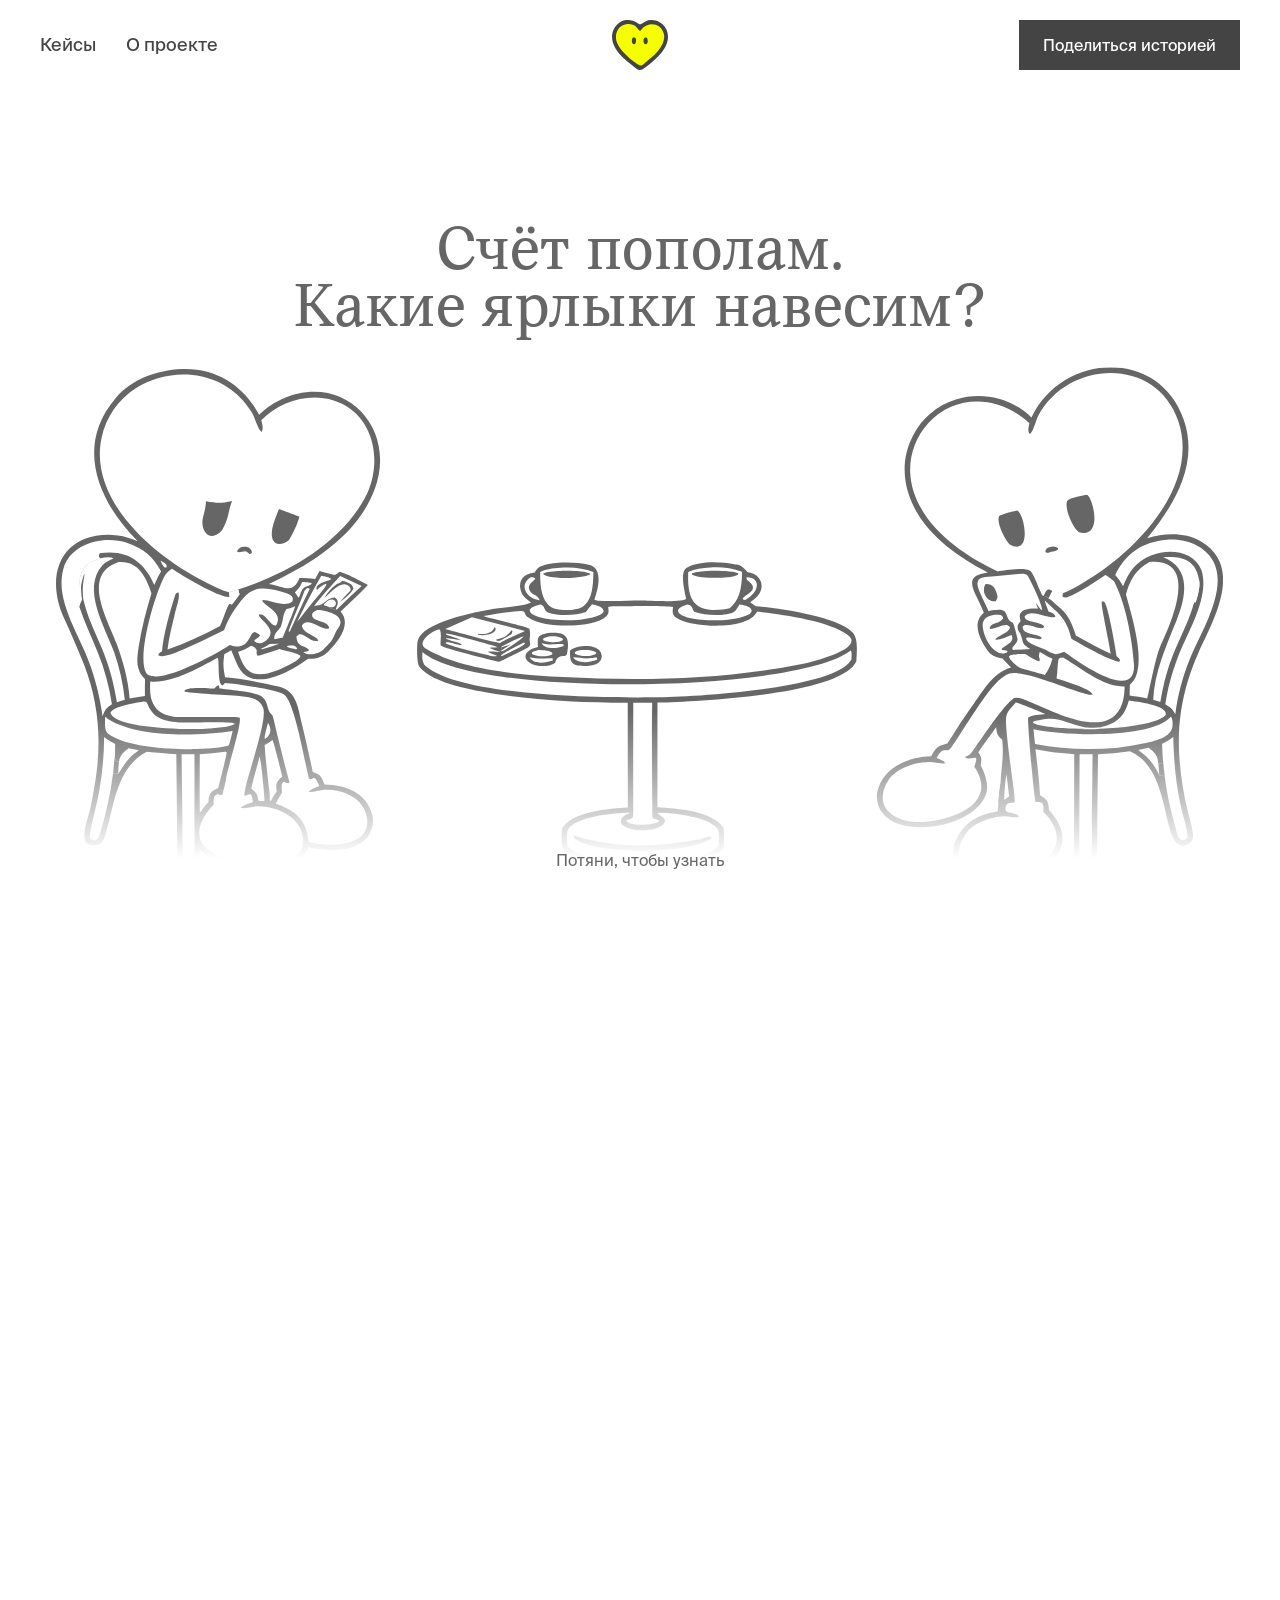
<file: index.html>
<!doctype html><html lang="ru"><head>
<!-- Yandex.Metrika counter -->
<script type="text/javascript">
    (function(m,e,t,r,i,k,a){
        m[i]=m[i]||function(){(m[i].a=m[i].a||[]).push(arguments)};
        m[i].l=1*new Date();
        for (var j = 0; j < document.scripts.length; j++) {if (document.scripts[j].src === r) { return; }}
        k=e.createElement(t),a=e.getElementsByTagName(t)[0],k.async=1,k.src=r,a.parentNode.insertBefore(k,a)
    })(window, document,'script','https://mc.yandex.ru/metrika/tag.js?id=113784473', 'ym');

    ym(113784473, 'init', {ssr:true, webvisor:true, clickmap:true, ecommerce:"dataLayer", referrer: document.referrer, url: location.href, accurateTrackBounce:true, trackLinks:true});
</script>
<!-- /Yandex.Metrika counter -->
<meta charset="utf-8"><meta name="viewport" content="width=device-width,initial-scale=1"><meta name="theme-color" content="#f6ff00"><title>Ярлыки — первое впечатление</title><meta name="description" content="Счёт пополам. Какие ярлыки навесим? История, которая раскрывается при скролле."><link rel="stylesheet" href="style.css?v=21"><link rel="stylesheet" href="catalog.css?v=25"><link rel="preload" href="assets/fonts/SuisseIntl-Regular.otf" as="font" type="font/otf" crossorigin>
<script>if(/^#cases?$|^#case-[1-6]$/.test(location.hash))location.replace("cases.html"+location.hash);else if(location.hash==="#about")location.replace("about.html");</script><link rel="stylesheet" href="project.css?v=70"><link rel="icon" type="image/x-icon" href="favicon.ico?v=1"></head><body>
<noscript><div><img src="https://mc.yandex.ru/watch/113784473" style="position:absolute; left:-9999px;" alt="" /></div></noscript>

<main><section id="story" aria-label="История о первом впечатлении"><div class="stage">
<div class="about screen" id="explanation"><header><nav><a href="cases.html" data-catalog>Кейсы</a><a href="about.html">О проекте</a></nav><a class="logo-home" href="index.html" aria-label="На главную"><img class="logo" src="assets/mascot.svg" alt="Сердце"></a><button class="share">Поделиться историей</button></header><div class="artboard"><div class="about-copy"><h2>Уже всё понятно?</h2><p class="descriptor">Спецпроект о ярлыках в отношениях:<br>как мы делаем выводы и что упускаем</p><ol><li><span>1</span><div><h3>Узнайте ситуацию</h3><p>Не пишет первым, предлагает разделить счёт, не выкладывает общие фото</p></div></li><li><span>2</span><div><h3>Посмотрите глубже</h3><p>Откройте детали каждой истории и проверьте, изменится ли ваше мнение</p></div></li></ol><a class="button" href="cases.html">Смотреть знакомые истории</a></div><div class="instruction" aria-label="Сердечки держат лист бумаги с ярлыками"><div style="inset:4.02% 0 0 3.78%"><img src="assets/7b0a2.svg" alt=""></div><div style="inset:14.25% 23.01% 4.76% 25.79%"><img src="assets/275e6.svg" alt=""></div><div style="inset:19.32% 23.01% 78.98% 75.84%"><img src="assets/e6776.svg" alt=""></div><div style="inset:89.11% 73.2% 9.39% 25.79%"><img src="assets/5a8c9.svg" alt=""></div><div style="inset:91.22% 33.81% 7.47% 65.68%"><img src="assets/b8d10.svg" alt=""></div><div style="inset:63.84% 37.57% 16.86% 29.57%"><img src="assets/ef36b.svg" alt=""></div><div style="inset:44.73% 26.77% 37.58% 47.94%"><img src="assets/b5682.svg" alt=""></div><div style="inset:22.67% 44.22% 56.77% 31.28%"><img src="assets/1a443.svg" alt=""></div><div style="inset:32.05% 31.79% 65.39% 66.65%"><img src="assets/c2673.svg" alt=""></div><div style="inset:25.44% 27.2% 72.56% 71.57%"><img src="assets/e4492.svg" alt=""></div><div style="inset:58.17% 50.09% 39.95% 48.69%"><img src="assets/e5840.svg" alt=""></div><div style="inset:28.57% 29.41% 69.3% 69.32%"><img src="assets/2cd7f.svg" alt=""></div><div style="inset:22.2% 25.02% 75.79% 73.76%"><img src="assets/6f675.svg" alt=""></div><div style="inset:46.43% 53.77% 51.33% 45.2%"><img src="assets/22b3f.svg" alt=""></div><div style="inset:41.39% 38.35% 56.74% 60.49%"><img src="assets/0f939.svg" alt=""></div><div style="inset:80.21% 38.16% 17.49% 60.78%"><img src="assets/86198.svg" alt=""></div><div style="inset:39.05% 57.01% 58.5% 41.87%"><img src="assets/02c9c.svg" alt=""></div><div style="inset:38.68% 36.37% 59.55% 62.52%"><img src="assets/fce56.svg" alt=""></div><div style="inset:86.16% 71.15% 12.01% 27.67%"><img src="assets/a3f76.svg" alt=""></div><div style="inset:83.9% 36.59% 13.92% 62.52%"><img src="assets/5ff57.svg" alt=""></div><div style="inset:63.88% 54.27% 34.34% 44.59%"><img src="assets/9fc2b.svg" alt=""></div><div style="inset:76.77% 39.8% 21.05% 59.23%"><img src="assets/3acbd.svg" alt=""></div><div style="inset:87.54% 34.99% 10.33% 64.08%"><img src="assets/f8cb5.svg" alt=""></div><div style="inset:61.06% 52.19% 37.23% 46.68%"><img src="assets/cc134.svg" alt=""></div><div style="inset:58.36% 48.34% 39.69% 50.64%"><img src="assets/f380e.svg" alt=""></div><div style="inset:35.68% 34.33% 62.42% 64.56%"><img src="assets/a7bbb.svg" alt=""></div><div style="inset:23.81% 63.81% 74.14% 35.16%"><img src="assets/402f9.svg" alt=""></div><div style="inset:42.98% 55.39% 54.92% 43.62%"><img src="assets/146ea.svg" alt=""></div><div style="inset:61.8% 46.82% 36.22% 52.2%"><img src="assets/55c90.svg" alt=""></div><div style="inset:83.58% 69.28% 14.73% 29.73%"><img src="assets/388e6.svg" alt=""></div><div style="inset:49.88% 52.28% 48.13% 46.8%"><img src="assets/b5104.svg" alt=""></div><div style="inset:66.68% 56.41% 31.66% 42.57%"><img src="assets/0a39e.svg" alt=""></div><div style="inset:20.37% 65.46% 77.61% 33.66%"><img src="assets/4e72e.svg" alt=""></div><div style="inset:27.35% 62.36% 70.74% 36.71%"><img src="assets/267bd.svg" alt=""></div><div style="inset:44.2% 40.37% 54.13% 58.67%"><img src="assets/8c803.svg" alt=""></div><div style="inset:5.18% 70.81% 28.19% 4.45%"><img src="assets/3a19d.svg" alt=""></div><div style="inset:23.29% 76.43% 70.82% 21.01%"><img src="assets/b0df2.svg" alt=""></div><div style="inset:26.95% 81.81% 66.93% 15.7%"><img src="assets/346f6.svg" alt=""></div><div style="inset:41.83% 0.68% 1.12% 73.12%"><img src="assets/42d06.svg" alt=""></div><div style="inset:63.96% 13.38% 30.2% 83.93%"><img src="assets/c4c58.svg" alt=""></div><div style="inset:59.79% 18.46% 34.64% 78.81%"><img src="assets/5970c.svg" alt=""></div><div style="inset:83% 26.28% 5.74% 66.39%"><img src="assets/9bbf6.svg" alt=""></div><div style="inset:12.1% 64.65% 80.53% 30.05%"><img src="assets/9ccc6.svg" alt=""></div><div style="inset:65.37% 22.06% 25.84% 75.14%"><img src="assets/076d9.svg" alt=""></div><div style="inset:25.73% 70.8% 70.72% 28.65%"><img src="assets/cbd08.svg" alt=""></div><div style="inset:33.71% 4.28% 57.67% 92.96%"><img src="assets/4f67e.svg" alt=""></div><div style="inset:38.57% 0.16% 55.39% 95.4%"><img src="assets/6e58c.svg" alt=""></div><div style="inset:0 92.46% 91.87% 5.05%"><img src="assets/b3ad0.svg" alt=""></div><div style="inset:4.95% 94.88% 89.46% 1.27%"><img src="assets/75973.svg" alt=""></div><div style="inset:11.93% 96.21% 85.41% 0"><img src="assets/a576d.svg" alt=""></div><span class="itext a">Жмот</span><span class="itext b">Тарелочница</span><span class="itext c">Сыночка-корзиночка</span></div></div></div>
<div class="intro screen"><header><nav><a href="cases.html" data-catalog>Кейсы</a><a href="about.html">О проекте</a></nav><a class="logo-home" href="index.html" aria-label="На главную"><img class="logo" src="assets/mascot.svg" alt="Сердце"></a><button class="share">Поделиться историей</button></header><div class="artboard"><h1>Счёт пополам.<br>Какие ярлыки навесим?</h1><div class="mobile-scene" aria-hidden="true"><div class="cafe-left"><img src="assets/96ec9.svg" alt=""></div><div class="cafe-right"><img src="assets/06951.svg" alt=""></div><div class="cafe-table"><img src="assets/1d486.svg" alt=""></div></div><div class="scene"><img src="assets/scene.svg" alt="Два сердечка за столом в кафе"></div><div class="labels" aria-label="Поспешные ярлыки"></div></div><div class="yellow-edge"></div><p class="scroll-hint">Потяни, чтобы узнать</p></div>
<svg class="paper" aria-hidden="true"><defs><linearGradient id="back" gradientUnits="userSpaceOnUse"><stop stop-color="#e5e5e5"/><stop offset=".18" stop-color="#f1f1f1"/><stop offset=".4" stop-color="#ffffff"/><stop offset=".7" stop-color="#fafafa"/><stop offset="1" stop-color="#eeeeee"/></linearGradient><filter id="shadow"><feGaussianBlur stdDeviation="12"/></filter></defs><polygon class="paper-face" fill="#f6ff00"/><path class="fold-shadow" fill="#000" opacity=".06" filter="url(#shadow)"/><path class="fold-back" fill="url(#back)"/></svg>
</div></section></main><div class="toast" role="status"></div><script src="app.js?v=70"></script><script src="share.js?v=21"></script><script src="navigation.js?v=64"></script></body></html>
</file>
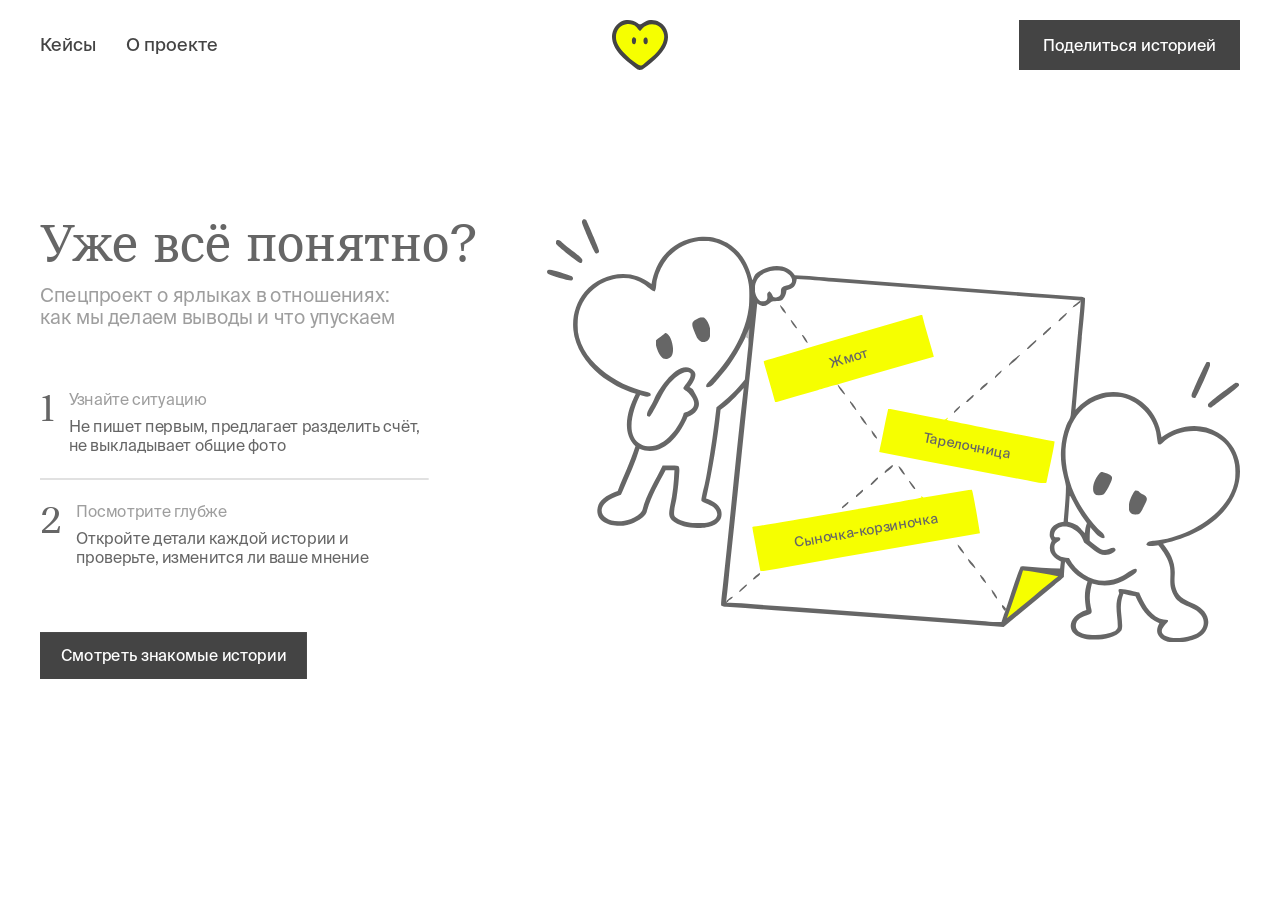
<file: about.html>
<!doctype html><html lang="ru"><head>
<!-- Yandex.Metrika counter -->
<script type="text/javascript">
    (function(m,e,t,r,i,k,a){
        m[i]=m[i]||function(){(m[i].a=m[i].a||[]).push(arguments)};
        m[i].l=1*new Date();
        for (var j = 0; j < document.scripts.length; j++) {if (document.scripts[j].src === r) { return; }}
        k=e.createElement(t),a=e.getElementsByTagName(t)[0],k.async=1,k.src=r,a.parentNode.insertBefore(k,a)
    })(window, document,'script','https://mc.yandex.ru/metrika/tag.js?id=113784473', 'ym');

    ym(113784473, 'init', {ssr:true, webvisor:true, clickmap:true, ecommerce:"dataLayer", referrer: document.referrer, url: location.href, accurateTrackBounce:true, trackLinks:true});
</script>
<!-- /Yandex.Metrika counter -->
<meta charset="utf-8"><meta name="viewport" content="width=device-width,initial-scale=1"><meta name="theme-color" content="#f6ff00"><title>Ярлыки — первое впечатление</title><meta name="description" content="Счёт пополам. Какие ярлыки навесим? История, которая раскрывается при скролле."><link rel="stylesheet" href="style.css?v=21"><link rel="stylesheet" href="catalog.css?v=25"><link rel="preload" href="assets/fonts/SuisseIntl-Regular.otf" as="font" type="font/otf" crossorigin>
<link rel="stylesheet" href="project.css?v=70"><link rel="icon" type="image/x-icon" href="favicon.ico?v=1"></head><body class="about-page">
<noscript><div><img src="https://mc.yandex.ru/watch/113784473" style="position:absolute; left:-9999px;" alt="" /></div></noscript>
<main><div class="about screen" id="explanation"><header><nav><a href="cases.html" data-catalog>Кейсы</a><a href="about.html" data-end>О проекте</a></nav><a class="logo-home" href="index.html" aria-label="На главную"><img class="logo" src="assets/mascot.svg" alt="Сердце"></a><button class="share">Поделиться историей</button></header><div class="artboard"><div class="about-copy"><h2>Уже всё понятно?</h2><p class="descriptor">Спецпроект о ярлыках в отношениях:<br>как мы делаем выводы и что упускаем</p><ol><li><span>1</span><div><h3>Узнайте ситуацию</h3><p>Не пишет первым, предлагает разделить счёт, не выкладывает общие фото</p></div></li><li><span>2</span><div><h3>Посмотрите глубже</h3><p>Откройте детали каждой истории и проверьте, изменится ли ваше мнение</p></div></li></ol><a class="button" href="cases.html">Смотреть знакомые истории</a></div><div class="instruction" aria-label="Сердечки держат лист бумаги с ярлыками"><div style="inset:4.02% 0 0 3.78%"><img src="assets/7b0a2.svg" alt=""></div><div style="inset:14.25% 23.01% 4.76% 25.79%"><img src="assets/275e6.svg" alt=""></div><div style="inset:19.32% 23.01% 78.98% 75.84%"><img src="assets/e6776.svg" alt=""></div><div style="inset:89.11% 73.2% 9.39% 25.79%"><img src="assets/5a8c9.svg" alt=""></div><div style="inset:91.22% 33.81% 7.47% 65.68%"><img src="assets/b8d10.svg" alt=""></div><div style="inset:63.84% 37.57% 16.86% 29.57%"><img src="assets/ef36b.svg" alt=""></div><div style="inset:44.73% 26.77% 37.58% 47.94%"><img src="assets/b5682.svg" alt=""></div><div style="inset:22.67% 44.22% 56.77% 31.28%"><img src="assets/1a443.svg" alt=""></div><div style="inset:32.05% 31.79% 65.39% 66.65%"><img src="assets/c2673.svg" alt=""></div><div style="inset:25.44% 27.2% 72.56% 71.57%"><img src="assets/e4492.svg" alt=""></div><div style="inset:58.17% 50.09% 39.95% 48.69%"><img src="assets/e5840.svg" alt=""></div><div style="inset:28.57% 29.41% 69.3% 69.32%"><img src="assets/2cd7f.svg" alt=""></div><div style="inset:22.2% 25.02% 75.79% 73.76%"><img src="assets/6f675.svg" alt=""></div><div style="inset:46.43% 53.77% 51.33% 45.2%"><img src="assets/22b3f.svg" alt=""></div><div style="inset:41.39% 38.35% 56.74% 60.49%"><img src="assets/0f939.svg" alt=""></div><div style="inset:80.21% 38.16% 17.49% 60.78%"><img src="assets/86198.svg" alt=""></div><div style="inset:39.05% 57.01% 58.5% 41.87%"><img src="assets/02c9c.svg" alt=""></div><div style="inset:38.68% 36.37% 59.55% 62.52%"><img src="assets/fce56.svg" alt=""></div><div style="inset:86.16% 71.15% 12.01% 27.67%"><img src="assets/a3f76.svg" alt=""></div><div style="inset:83.9% 36.59% 13.92% 62.52%"><img src="assets/5ff57.svg" alt=""></div><div style="inset:63.88% 54.27% 34.34% 44.59%"><img src="assets/9fc2b.svg" alt=""></div><div style="inset:76.77% 39.8% 21.05% 59.23%"><img src="assets/3acbd.svg" alt=""></div><div style="inset:87.54% 34.99% 10.33% 64.08%"><img src="assets/f8cb5.svg" alt=""></div><div style="inset:61.06% 52.19% 37.23% 46.68%"><img src="assets/cc134.svg" alt=""></div><div style="inset:58.36% 48.34% 39.69% 50.64%"><img src="assets/f380e.svg" alt=""></div><div style="inset:35.68% 34.33% 62.42% 64.56%"><img src="assets/a7bbb.svg" alt=""></div><div style="inset:23.81% 63.81% 74.14% 35.16%"><img src="assets/402f9.svg" alt=""></div><div style="inset:42.98% 55.39% 54.92% 43.62%"><img src="assets/146ea.svg" alt=""></div><div style="inset:61.8% 46.82% 36.22% 52.2%"><img src="assets/55c90.svg" alt=""></div><div style="inset:83.58% 69.28% 14.73% 29.73%"><img src="assets/388e6.svg" alt=""></div><div style="inset:49.88% 52.28% 48.13% 46.8%"><img src="assets/b5104.svg" alt=""></div><div style="inset:66.68% 56.41% 31.66% 42.57%"><img src="assets/0a39e.svg" alt=""></div><div style="inset:20.37% 65.46% 77.61% 33.66%"><img src="assets/4e72e.svg" alt=""></div><div style="inset:27.35% 62.36% 70.74% 36.71%"><img src="assets/267bd.svg" alt=""></div><div style="inset:44.2% 40.37% 54.13% 58.67%"><img src="assets/8c803.svg" alt=""></div><div style="inset:5.18% 70.81% 28.19% 4.45%"><img src="assets/3a19d.svg" alt=""></div><div style="inset:23.29% 76.43% 70.82% 21.01%"><img src="assets/b0df2.svg" alt=""></div><div style="inset:26.95% 81.81% 66.93% 15.7%"><img src="assets/346f6.svg" alt=""></div><div style="inset:41.83% 0.68% 1.12% 73.12%"><img src="assets/42d06.svg" alt=""></div><div style="inset:63.96% 13.38% 30.2% 83.93%"><img src="assets/c4c58.svg" alt=""></div><div style="inset:59.79% 18.46% 34.64% 78.81%"><img src="assets/5970c.svg" alt=""></div><div style="inset:83% 26.28% 5.74% 66.39%"><img src="assets/9bbf6.svg" alt=""></div><div style="inset:12.1% 64.65% 80.53% 30.05%"><img src="assets/9ccc6.svg" alt=""></div><div style="inset:65.37% 22.06% 25.84% 75.14%"><img src="assets/076d9.svg" alt=""></div><div style="inset:25.73% 70.8% 70.72% 28.65%"><img src="assets/cbd08.svg" alt=""></div><div style="inset:33.71% 4.28% 57.67% 92.96%"><img src="assets/4f67e.svg" alt=""></div><div style="inset:38.57% 0.16% 55.39% 95.4%"><img src="assets/6e58c.svg" alt=""></div><div style="inset:0 92.46% 91.87% 5.05%"><img src="assets/b3ad0.svg" alt=""></div><div style="inset:4.95% 94.88% 89.46% 1.27%"><img src="assets/75973.svg" alt=""></div><div style="inset:11.93% 96.21% 85.41% 0"><img src="assets/a576d.svg" alt=""></div><span class="itext a">Жмот</span><span class="itext b">Тарелочница</span><span class="itext c">Сыночка-корзиночка</span></div></div></div></main><div class="toast" role="status"></div><script src="about.js?v=21"></script><script src="share.js?v=21"></script><script src="navigation.js?v=64"></script></body></html>
</file>
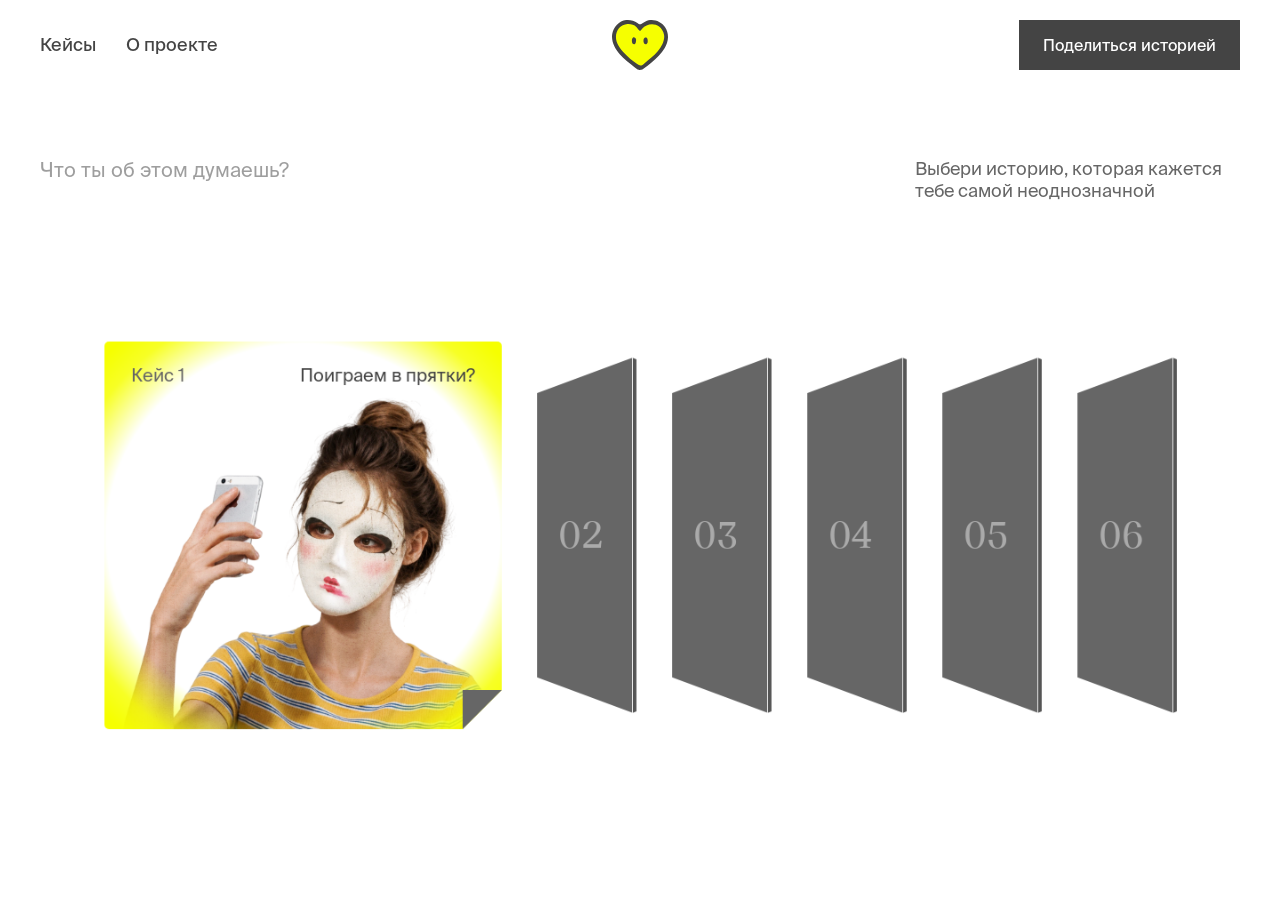
<file: cases.html>
<!doctype html><html lang="ru"><head>
<!-- Yandex.Metrika counter -->
<script type="text/javascript">
    (function(m,e,t,r,i,k,a){
        m[i]=m[i]||function(){(m[i].a=m[i].a||[]).push(arguments)};
        m[i].l=1*new Date();
        for (var j = 0; j < document.scripts.length; j++) {if (document.scripts[j].src === r) { return; }}
        k=e.createElement(t),a=e.getElementsByTagName(t)[0],k.async=1,k.src=r,a.parentNode.insertBefore(k,a)
    })(window, document,'script','https://mc.yandex.ru/metrika/tag.js?id=113784473', 'ym');

    ym(113784473, 'init', {ssr:true, webvisor:true, clickmap:true, ecommerce:"dataLayer", referrer: document.referrer, url: location.href, accurateTrackBounce:true, trackLinks:true});
</script>
<!-- /Yandex.Metrika counter -->
<meta charset="utf-8"><meta name="viewport" content="width=device-width,initial-scale=1"><meta name="theme-color" content="#f6ff00"><title>Кейсы — Ярлыки</title><meta name="description" content="Счёт пополам. Какие ярлыки навесим? История, которая раскрывается при скролле."><link rel="stylesheet" href="style.css?v=21"><link rel="stylesheet" href="catalog.css?v=25"><link rel="preload" href="assets/fonts/SuisseIntl-Regular.otf" as="font" type="font/otf" crossorigin>
<link rel="stylesheet" href="case-one.css?v=42"><link rel="stylesheet" href="project.css?v=70"><link rel="icon" type="image/x-icon" href="favicon.ico?v=1"></head><body class="catalog-page">
<noscript><div><img src="https://mc.yandex.ru/watch/113784473" style="position:absolute; left:-9999px;" alt="" /></div></noscript>
<main><section class="catalog" id="cases" aria-label="Выбор кейса"><header><nav><a href="#cases">Кейсы</a><a href="about.html" data-about>О проекте</a></nav><a class="logo-home" href="index.html" aria-label="На главную"><img class="logo" src="assets/mascot.svg" alt="Сердце"></a><button class="share">Поделиться историей</button></header><div class="catalog-heading"><h2>Что ты об этом думаешь?</h2><p>Выбери историю, которая кажется<br>тебе самой неоднозначной</p></div><div class="catalog-canvas"><div class="rack" aria-label="Шесть историй"></div></div><p class="live-message" role="status" id="catalog-announcement"></p></section></main><div class="toast" role="status"></div><section class="case-view" hidden aria-label="История"><header><nav><a href="#cases" data-close-case>← Кейсы</a><a href="about.html" data-case-about>О проекте</a></nav><a class="logo-home" href="index.html" aria-label="На главную"><img class="logo" src="assets/mascot.svg" alt="Сердце"></a><button class="share">Поделиться историей</button></header><div class="case-layout"><div class="case-visual"><img alt="Ситуация из кейса"><div class="case-veil"></div></div><div class="case-panel"><h1 tabindex="-1"></h1><p class="case-description"></p><div class="case-stage"></div><div class="case-actions"></div></div></div></section><script src="case-one.js?v=67"></script><script src="catalog.js?v=54"></script><script src="share.js?v=21"></script><script src="navigation.js?v=64"></script></body></html>
</file>
<file: style.css>
@font-face{font-family:Suisse;src:url('assets/fonts/SuisseIntl-Thin.otf') format('opentype');font-weight:100;font-style:normal;font-display:swap}
@font-face{font-family:Suisse;src:url('assets/fonts/SuisseIntl-ThinItalic.otf') format('opentype');font-weight:100;font-style:italic;font-display:swap}
@font-face{font-family:Suisse;src:url('assets/fonts/SuisseIntl-Ultralight.otf') format('opentype');font-weight:200;font-style:normal;font-display:swap}
@font-face{font-family:Suisse;src:url('assets/fonts/SuisseIntl-UltralightItalic.otf') format('opentype');font-weight:200;font-style:italic;font-display:swap}
@font-face{font-family:Suisse;src:url('assets/fonts/SuisseIntl-Light.otf') format('opentype');font-weight:300;font-style:normal;font-display:swap}
@font-face{font-family:Suisse;src:url('assets/fonts/SuisseIntl-LightItalic.otf') format('opentype');font-weight:300;font-style:italic;font-display:swap}
@font-face{font-family:Suisse;src:url('assets/fonts/SuisseIntl-Book.otf') format('opentype');font-weight:350;font-style:normal;font-display:swap}
@font-face{font-family:Suisse;src:url('assets/fonts/SuisseIntl-BookItalic.otf') format('opentype');font-weight:350;font-style:italic;font-display:swap}
@font-face{font-family:Suisse;src:url('assets/fonts/SuisseIntl-Regular.otf') format('opentype');font-weight:400;font-style:normal;font-display:swap}
@font-face{font-family:Suisse;src:url('assets/fonts/SuisseIntl-RegularItalic.otf') format('opentype');font-weight:400;font-style:italic;font-display:swap}
@font-face{font-family:Suisse;src:url('assets/fonts/SuisseIntl-Medium.otf') format('opentype');font-weight:500;font-style:normal;font-display:swap}
@font-face{font-family:Suisse;src:url('assets/fonts/SuisseIntl-MediumItalic.otf') format('opentype');font-weight:500;font-style:italic;font-display:swap}
@font-face{font-family:Suisse;src:url('assets/fonts/SuisseIntl-SemiBold.otf') format('opentype');font-weight:600;font-style:normal;font-display:swap}
@font-face{font-family:Suisse;src:url('assets/fonts/SuisseIntl-SemiBoldItalic.otf') format('opentype');font-weight:600;font-style:italic;font-display:swap}
@font-face{font-family:Suisse;src:url('assets/fonts/SuisseIntl-Bold.otf') format('opentype');font-weight:700;font-style:normal;font-display:swap}
@font-face{font-family:Suisse;src:url('assets/fonts/SuisseIntl-BoldItalic.otf') format('opentype');font-weight:700;font-style:italic;font-display:swap}
@font-face{font-family:Suisse;src:url('assets/fonts/SuisseIntl-Black.otf') format('opentype');font-weight:900;font-style:normal;font-display:swap}
@font-face{font-family:Suisse;src:url('assets/fonts/SuisseIntl-BlackItalic.otf') format('opentype');font-weight:900;font-style:italic;font-display:swap}
@font-face{font-family:Livret;src:url('assets/fonts/TT Livret Text Trial Regular.ttf')}*{box-sizing:border-box}html{scroll-behavior:auto}body{margin:0;background:white;color:#666;font:18px/1.2 Suisse,Arial,sans-serif}button,a{-webkit-tap-highlight-color:transparent}button{font:inherit;cursor:pointer;border:0;border-radius:0}a{color:inherit;text-decoration:none}button:focus-visible,a:focus-visible{outline:2px solid #666;outline-offset:5px}p,h1,h2,h3{margin:0;font-weight:400}h1,h2{font-family:Livret,Georgia,serif}#story{height:470svh;position:relative}.stage{position:sticky;top:0;height:100svh;overflow:hidden;background:#fff}.screen{position:absolute;inset:0;display:grid;place-items:center}.artboard{width:1440px;height:740px;position:absolute;transform:scale(var(--scale,1));transform-origin:center}.intro{z-index:2;background:#fff}header{position:absolute;left:30px;right:30px;top:20px;height:52px;display:flex;align-items:center;justify-content:space-between;color:#444;z-index:2}nav{display:flex;gap:30px}.logo{position:absolute;left:50%;transform:translateX(-50%);width:55.517px;height:50px}.share,.button{display:inline-flex;align-items:center;justify-content:center;background:#444;color:white;padding:16px 24px;font-size:18px;min-height:52px}.share:hover,.button:hover{background:#222}h1{position:absolute;top:101px;left:0;width:100%;font-size:68px;line-height:.95;text-align:center}.scene{position:absolute;left:63px;top:268px;width:1313.422px;height:577.925px}.scene img{width:1313.422px;height:577.925px;display:block}.yellow-edge{position:absolute;left:0;right:0;bottom:0;height:18px;background:#f6ff00}.scroll-hint{position:absolute;bottom:28px;left:0;width:100%;text-align:center;font-size:16px;z-index:4}.scroll-hint span{display:block;margin-top:10px}.labels{position:absolute;inset:0;pointer-events:none}.label{position:absolute;background:#f6ff00;height:58px;display:grid;place-items:center;font-size:22px;color:#666;transform-origin:center;box-shadow:none;clip-path:polygon(0 0,100% 0,100% calc(100% - 24px),calc(100% - 24px) 100%,0 100%);will-change:transform,opacity}.label:after{content:"";position:absolute;right:0;bottom:0;width:24px;height:24px;background:#444}.paper{position:absolute;inset:0;width:100%;height:100%;z-index:5;pointer-events:none}.skip{position:absolute;right:30px;bottom:25px;background:transparent;color:#666;font-size:14px;z-index:7;padding:8px}.progress{height:2px;position:absolute;bottom:0;left:0;right:0;z-index:8;background:#44444410}.progress i{display:block;height:100%;background:#666;transform-origin:left;transform:scaleX(0)}.about-copy{position:absolute;left:30px;top:149px;width:504px}.about h2{font-size:60px;line-height:.9;white-space:nowrap}.descriptor{font-size:22px;color:#9e9e9e;margin-top:20px}ol{list-style:none;padding:0;margin:70px 0 65px;width:447px}li{display:flex;gap:16px;margin-bottom:26px}li+li{border-top:2px solid #ddd;padding-top:26px}li>span{font:42px/1 Livret,Georgia,serif}li h3{font-size:18px;color:#9e9e9e;margin-bottom:10px}li p{font-size:18px}.instruction{position:absolute;left:613px;top:149px;width:797px;height:487.056px}.instruction>div{position:absolute}.instruction img{display:block;width:100%;height:100%}.instruction .itext{position:absolute;font-size:15.694px}.instruction .itext.a{left:40.4%;top:29.77%;transform:rotate(-17deg)}.instruction .itext.b{left:53.95%;top:50.1%;transform:rotate(10.96deg)}.instruction .itext.c{left:35.26%;top:68.99%;transform:rotate(-9.92deg)}footer{min-height:40svh;padding:80px 30px;display:flex;align-items:center;justify-content:center;gap:32px;flex-wrap:wrap}footer>p{font:32px/1.1 Livret,Georgia,serif}footer .restart{background:transparent;color:#666;font-size:16px}.toast{position:fixed;bottom:35px;left:50%;transform:translate(-50%,15px);opacity:0;pointer-events:none;background:#444;color:white;padding:15px 24px;z-index:20;transition:opacity .2s,transform .2s}.toast.show{opacity:1;transform:translate(-50%,0)}@media(max-width:700px){.artboard{transform:scale(var(--scale));}.skip{right:12px;bottom:16px;font-size:12px}.scroll-hint{font-size:13px;bottom:40px}.about .artboard{width:390px;height:780px;transform:scale(var(--mobile-scale));}header{left:20px;right:20px}.about header nav{font-size:13px;gap:16px}.about header .logo{width:32px;height:30px}.about header .share{font-size:11px;padding:10px;min-height:35px}.about-copy{left:20px;top:110px;width:350px}.about h2{font-size:42px}.descriptor{font-size:18px}ol{margin:30px 0;width:350px}li p{font-size:16px}.instruction{width:350px;height:214px;left:20px;top:550px}.instruction .itext{font-size:7px}footer{padding:50px 20px;gap:20px}footer>p{font-size:26px;text-align:center}}@media(prefers-reduced-motion:reduce){#story{height:100svh}.intro,.paper,.skip,.progress{display:none!important}.about{visibility:visible!important}}

/* Viewport navigation stays above the scene regardless of canvas scaling. */
.screen>header{position:absolute;top:20px;left:30px;right:30px;height:52px;z-index:3}.yellow-edge{height:22%;min-height:110px;background:linear-gradient(to bottom,rgba(246,255,0,0) 0%,#f6ff00 70%,#f6ff00 100%);pointer-events:none}.scroll-hint{bottom:30px}.scroll-hint span{display:none}@media(max-width:700px){.screen>header{top:16px;left:16px;right:16px;height:36px}.screen>header nav{font-size:13px;gap:16px}.screen>header .logo{width:32px;height:30px}.screen>header .share{font-size:11px;padding:10px;min-height:35px}.yellow-edge{height:19%;min-height:100px}.scroll-hint{bottom:30px;font-size:13px}.skip{bottom:7px;font-size:10px}}

/* The initial scene has a clean paper edge, without a gradient. */
.yellow-edge{height:18px;min-height:0;background:#f6ff00}

/* Fade the illustration into the white paper at the bottom. */
.yellow-edge{height:22%;min-height:110px;background:linear-gradient(to bottom,rgba(255,255,255,0) 0%,#fff 75%,#fff 100%)}

/* Captions share the geometric centers and angles of the illustrated yellow labels. */
.instruction .itext{white-space:nowrap;line-height:1}.instruction .itext.a{left:43.53%;top:32.95%;transform:translate(-50%,-50%) rotate(-17deg)}.instruction .itext.b{left:60.585%;top:53.575%;transform:translate(-50%,-50%) rotate(10.96deg)}.instruction .itext.c{left:46%;top:73.49%;transform:translate(-50%,-50%) rotate(-9.92deg)}

/* Scene and its fade stay in one stacking context under every label. */
.intro .artboard>.yellow-edge{z-index:1;right:auto;min-height:0}.labels{z-index:2}
</file>
<file: catalog.css>
.catalog{position:relative;min-height:max(740px,100svh);overflow:hidden;background:#fff;color:#666}.catalog>header{position:absolute;top:20px;left:40px;right:40px;height:50px}.catalog>header .share{font-size:16px;min-height:48px;padding:14px 24px}.catalog-canvas{position:absolute;width:1440px;height:740px;left:50%;top:50%;transform:translate(-50%,-50%) scale(var(--catalog-scale,1));transform-origin:center}.catalog-grid{position:absolute;left:-22.032px;top:-142.006px;width:1554.96px;height:931.068px;pointer-events:none}.catalog-heading{position:absolute;left:40px;right:40px;top:122px;display:flex;justify-content:space-between}.catalog-heading h2{font:20px/24px Suisse,Arial,sans-serif;color:#9e9e9e}.catalog-heading p{font:18px/22px Suisse,Arial,sans-serif;width:325px}.rack{position:absolute;left:40px;top:239px;width:1360px;height:436px;display:flex;align-items:center;justify-content:center;gap:40px;isolation:isolate;touch-action:pan-y;user-select:none}.case-slot{position:relative;width:112px;height:400px;flex:none;transition:width .55s cubic-bezier(.22,.78,.18,1),height .55s;z-index:1}.case-slot.active{width:447px;height:436px;z-index:10}.case-slot.dragging{z-index:12}.case-sheet{position:absolute;inset:0;transform-origin:center;transition:transform .55s cubic-bezier(.22,.78,.18,1);will-change:transform}.case-slot.dragging .case-sheet{transition:none}.closed-paper{position:absolute;inset:0;opacity:1;transition:opacity .3s}.closed-plane{position:absolute;left:-11px;top:0;width:130.2px;height:422.22px}.closed-thickness{position:absolute;right:0;top:0;width:3.72px;height:399.9px}.closed-paper>span{position:absolute;left:24px;top:172px;font:42px/56px Livret,Georgia,serif;color:#fff;opacity:.2}.case-slot.active .closed-paper{opacity:0;pointer-events:none}.case-cover{position:absolute;left:50%;top:50%;width:447px;height:436px;transform:translate(-50%,-50%) perspective(1400px) rotateY(-75deg);opacity:0;transition:transform .55s cubic-bezier(.22,.78,.18,1),opacity .25s;pointer-events:none}.case-slot.active .case-cover{transform:translate(-50%,-50%) perspective(1400px) rotateY(0);opacity:1}.cover-front{position:absolute;inset:0;background:#eee;border-radius:5px;overflow:hidden;clip-path:polygon(0 0,100% 0,100% calc(100% - 44px),calc(100% - 44px) 100%,0 100%)}.cover-photo{position:absolute;max-width:none}.cover-grain{position:absolute;inset:0;background-image:url('assets/0f01c.png');background-size:100%;mix-blend-mode:overlay;opacity:.7;pointer-events:none}.cover-topline{position:absolute;left:30px;right:30px;top:26px;display:flex;justify-content:space-between;align-items:flex-start;gap:15px;font:20px/24px Suisse,Arial,sans-serif}.cover-topline>span:first-child{white-space:nowrap;color:#666}.cover-topline>span:last-child{text-align:right;color:#444}.cover-shade{position:absolute;inset:0;background:radial-gradient(ellipse at center,transparent 80%,#f6ff00 100%);pointer-events:none}.printed-cover-corner{position:absolute;bottom:0;right:0;width:95px;height:95px}.case-pull{position:absolute;inset:0;background:transparent;z-index:3;padding:0;cursor:grab;touch-action:pan-y;color:transparent}.case-slot.active .case-pull{touch-action:none}.case-pull:active{cursor:grabbing}.case-pull:focus-visible{outline:2px solid #666;outline-offset:6px}.case-fold{position:absolute;inset:0;width:447px;height:436px;overflow:visible;pointer-events:none}.catalog-hint{position:absolute;top:698px;left:40px;right:40px;display:flex;justify-content:space-between;color:#9e9e9e;font-size:16px}.catalog-arrows{display:flex;gap:16px}.catalog-arrows button{background:none;color:#666;padding:0 4px;font-size:20px}.case-view{position:fixed;inset:0;background:#fff;z-index:30;overflow:auto}.case-view[hidden]{display:none}.case-view>header{position:relative;top:auto;left:auto;right:auto;margin:20px 40px;height:50px}.case-layout{max-width:1440px;margin:80px auto 50px;padding:0 40px;display:grid;grid-template-columns:minmax(0,680px) minmax(0,650px);gap:30px}.case-visual{position:relative;aspect-ratio:680/648;overflow:hidden;background:#eee}.case-visual>img{width:100%;height:100%;object-fit:cover}.case-visual[data-id="6"]>img{width:142.92%;max-width:none;position:relative;left:-12.03%}.case-veil{position:absolute;inset:0;background:#000;opacity:.8;transition:opacity .5s}.case-panel{display:flex;flex-direction:column;align-items:stretch;min-height:500px}.case-panel h1{position:static;width:auto;text-align:left;font:60px/1.05 Livret,Georgia,serif}.case-description{font-size:18px;line-height:22px;margin-top:12px;max-width:564px}.case-stage{border-top:1px solid #eee;margin-top:30px;padding-top:30px}.case-stage-heading{display:flex;justify-content:space-between;gap:20px;font-size:20px;margin-bottom:12px}.case-stage-heading span{color:#9e9e9e;font-size:18px}.case-reactions{display:grid;grid-template-columns:repeat(3,1fr);gap:20px;margin-top:20px}.case-reaction{position:relative;background:#eee;min-height:144px;padding:16px;text-align:left;color:#444;clip-path:polygon(0 0,100% 0,100% calc(100% - 20px),calc(100% - 20px) 100%,0 100%)}.case-reaction img{display:block;width:80px;height:75px;object-fit:contain;margin-bottom:12px}.case-reaction[aria-pressed="true"]{background:#f6ff00}.case-actions{display:flex;gap:20px;margin-top:auto;padding-top:40px}.case-actions button{min-height:52px;padding:14px 24px;background:#444;color:#fff}.case-actions button:disabled{background:#c4c4c4}.detail-paper{position:relative;padding:25px 24px;min-height:210px;background:#eee;overflow:hidden;isolation:isolate}.detail-paper p{font-size:18px;line-height:24px;white-space:pre-line}.detail-mask{position:absolute;inset:0;background:#444;z-index:2;cursor:grab;touch-action:none;clip-path:polygon(0 0,100% 0,100% calc(100% - 32px),calc(100% - 32px) 100%,0 100%)}.detail-mask:after{content:'';position:absolute;bottom:0;right:0;border-top:32px solid #d9d9d9;border-right:32px solid transparent}.detail-hint{color:#9e9e9e;font-size:16px;margin-top:12px}.result-comparison{display:flex;align-items:center;gap:24px;margin:25px 0}.result-comparison>div{flex:1}.result-comparison small{display:block;color:#9e9e9e;margin-bottom:12px}.result-comparison strong{font-weight:400;font-size:22px}.case-view.showing{animation:caseEnter .4s cubic-bezier(.22,.78,.18,1)}@keyframes caseEnter{from{opacity:0;transform:translateY(25px)}to{opacity:1;transform:none}}body.case-is-open{overflow:hidden}.live-message{position:absolute;width:1px;height:1px;overflow:hidden;clip-path:inset(50%)}
@media(max-width:700px){.catalog{min-height:700px}.catalog>header{left:16px;right:16px}.catalog-heading p{font-size:18px}.catalog-hint{font-size:18px}.case-view>header{margin:16px;height:35px}.case-layout{margin-top:45px;padding:0 16px;grid-template-columns:1fr;gap:25px}.case-panel h1{font-size:42px}.case-description{font-size:17px}.case-visual{max-height:40svh;aspect-ratio:1.3}.case-panel{min-height:400px}.case-stage{margin-top:24px;padding-top:24px}.case-reactions{gap:10px}.case-reaction{padding:12px;min-height:130px;font-size:15px}.case-reaction img{width:65px;height:65px}.case-actions button{padding:12px 18px;font-size:15px}.case-stage-heading{font-size:18px}.case-stage-heading span{font-size:14px}}
@media(prefers-reduced-motion:reduce){.case-slot,.case-cover,.case-sheet,.closed-paper,.case-view{transition:none!important;animation:none!important}}

@media(max-width:700px){.catalog-canvas{position:relative;width:100%;height:700px;top:0;left:0;transform:none}.catalog-heading{top:110px;left:20px;right:20px;flex-direction:column;gap:16px}.catalog-heading h2{font-size:20px}.catalog-heading p{font-size:17px;width:auto;max-width:325px}.rack{left:50%;top:235px;transform:translateX(-50%) scale(.65) translateX(var(--rack-offset,0px));transform-origin:center;transition:transform .55s cubic-bezier(.22,.78,.18,1)}.catalog-hint{top:610px;left:20px;right:20px;font-size:14px;gap:15px}.catalog>header{height:36px}.catalog>header nav{font-size:13px;gap:16px}.catalog>header .logo{width:32px;height:30px}.catalog>header .share{font-size:11px;padding:10px;min-height:35px}}

/* Gray numbered sheets reveal their printed cover on interaction. */
.closed-paper{display:block}.closed-paper:after{content:"";position:absolute;right:3px;top:0;width:1px;height:400px;background:rgba(255,255,255,.7);pointer-events:none}.case-cover{opacity:0;transform:translate(-50%,-50%) perspective(1400px) rotateY(var(--cover-angle,-75deg)) scaleY(.91743);backface-visibility:hidden}.case-slot.active .case-cover{transform:translate(-50%,-50%) perspective(1400px) rotateY(0deg) scaleY(1)}.printed-cover-corner{transform:scale(.4631578947);transform-origin:bottom right}

/* Hover highlight is shared by every case; heading sits 50px below navigation. */
.catalog>.catalog-heading{top:120px;z-index:2}.cover-shade{opacity:0;transition:opacity .25s ease;background:radial-gradient(ellipse at center,rgba(246,255,0,0) 80%,#f6ff00 100%)}.case-slot:hover .cover-shade,.case-slot:focus-within .cover-shade{opacity:1}.catalog-grid{display:none}@media(max-width:700px){.catalog>.catalog-heading{top:106px;left:20px;right:20px}}

/* Dark printed covers, with a yellow reverse side on every peel. */
.cover-darken{position:absolute;inset:0;background:rgba(0,0,0,.3);pointer-events:none}

/* Neutral resting state; highlight and paper shadow appear on interaction. */
.cover-darken{display:none}.case-cover{filter:drop-shadow(0 0 0 transparent);transition:transform .55s cubic-bezier(.22,.78,.18,1),opacity .25s,filter .25s}.case-slot:hover .case-cover,.case-slot:focus-within .case-cover{filter:drop-shadow(0 14px 16px rgba(0,0,0,.18))}

/* Thin paper edges supply depth without cast shadows. */
.catalog>.catalog-heading{top:150px}
.closed-thickness{width:5px;background:linear-gradient(90deg,#e8e8e8 0 20%,#a7a7a7 22% 75%,#c5c5c5 100%);clip-path:polygon(0 0,100% .5%,100% 99.5%,0 100%)}
.closed-paper:after{right:4px;background:rgba(255,255,255,.8)}
.case-cover,.case-slot:hover .case-cover,.case-slot:focus-within .case-cover{filter:none}
.case-cover:before{content:"";position:absolute;inset:3px -3px -3px 3px;background:linear-gradient(135deg,#dedede,#aaa);border-radius:5px;clip-path:polygon(0 0,100% 0,100% calc(100% - 44px),calc(100% - 44px) 100%,0 100%)}
.case-slot.active .cover-shade{opacity:1}
@media(max-width:700px){.catalog>.catalog-heading{top:136px}}

/* Keep the front and folded corner on one exact contour. */
.case-cover:before{display:none}

/* Catalogue is a separate viewport, with no landing page above it. */
body.catalog-page{height:100svh;overflow:hidden;overscroll-behavior:none}
.catalog-page main,.catalog-page .catalog{height:100svh;min-height:0}
.closed-paper>span{color:#aaa;opacity:1}
.closed-thickness{background:linear-gradient(90deg,#8e8e8e 0 20%,#555 22% 75%,#666 100%)}

.about-page{min-height:100svh}.about-page .about{position:relative;height:100svh;min-height:600px}.about-page .about main{height:100%}

/* Printed fronts remain white; yellow radiates into their outer corners. */
.cover-front{background:#fff}
.cover-grain{opacity:.18}
.cover-shade{opacity:1;background:radial-gradient(ellipse at center,rgba(246,255,0,0) 70%,rgba(246,255,0,.85) 86%,#f6ff00 96%)}
</file>
<file: project.css>
/* Shared editorial layouts and responsive project navigation. */
:root{--brand:#f6ff00;--ink:#444;--heading:#666;--muted:#9e9e9e;--paper:#fff;--surface:#eee}body{font-weight:350}img{vertical-align:middle}.fc-heading{min-height:132px}.fc-photo-window{position:absolute;inset:0;overflow:hidden}.fc-content[data-case="6"] .fc-base-photo{left:-12.03%;width:142.92%;object-fit:fill}.fc-content[data-case="6"] .fc-face-top{z-index:1}.fc-photo-edges{z-index:2}.fc-comparison{display:grid;grid-template-columns:repeat(2,minmax(0,1fr));gap:20px}.fc-comparison article{min-width:0}.fc-comparison article>img{display:block;width:100%;aspect-ratio:670/273;object-fit:contain;margin:20px 0}.fc-comparison .fc-stats{width:100%}.fc-comparison .fc-caption{min-height:52px}.fc-central-reasons{display:grid;grid-template-columns:minmax(0,326fr) minmax(0,563fr) minmax(0,326fr);grid-template-rows:1fr 1fr;column-gap:5.36%;row-gap:70px;align-items:center;min-height:424px}.fc-central-reasons>img{grid-column:2;grid-row:1/3;width:100%;aspect-ratio:563/424;object-fit:contain}.fc-central-reasons>article:nth-of-type(1){grid-column:1;grid-row:1}.fc-central-reasons>article:nth-of-type(2){grid-column:3;grid-row:1}.fc-central-reasons>article:nth-of-type(3){grid-column:1;grid-row:2}.fc-central-reasons>article:nth-of-type(4){grid-column:3;grid-row:2}.fc-central-reasons .fc-reason-copy{margin:0}.fc-result-cell{width:212px}.fc-result-cell>p{display:none}.fc-result-cell .fc-result-sticker{width:100%}.fc-mobile-hint{display:none}.fc-editorial-end{text-align:right}.fc-editorial-end .fc-button{min-width:310px}.fc-sticker-button:focus-visible{outline:2px solid #666;outline-offset:5px}.fc-panel h1{white-space:normal;font-size:60px;line-height:1.15}.fc-heading{display:flex;flex-direction:column;justify-content:flex-start}.fc-intro{margin-top:12px}.fc-editorial{scroll-margin-top:30px}.menu-toggle{display:none}.project-menu{position:fixed;inset:0;z-index:100;background:#fff;overflow-y:auto;padding:0 20px 40px;color:#444}.project-menu[hidden]{display:none}.menu-header{height:72px;position:relative;display:flex;align-items:center;justify-content:space-between}.menu-header>a{font-size:14px}.menu-header .logo{width:43px;height:38px}.menu-close,.menu-toggle{width:44px;height:44px;background:none;padding:10px}.menu-close>img,.menu-toggle>img{width:24px;height:24px}.menu-sections{display:flex;flex-direction:column;gap:4px;margin-top:24px}.menu-sections a{font-size:20px;line-height:26px;min-height:44px;display:flex;align-items:center}.menu-cases{display:flex;flex-direction:column;gap:4px;margin-top:24px}.menu-cases>p{font-size:14px;line-height:20px;color:#9e9e9e}.menu-cases a{font-size:16px;line-height:22px;min-height:44px;display:flex;align-items:center}.project-menu>.share{width:100%;margin-top:24px}.menu-open{overflow:hidden!important}.fc-sticker-under,.fc-sticker-front{backface-visibility:hidden}
@media(min-width:1024px){.fc-content[data-case="4"] .fc-panel h1{font-size:58px}}
@media(max-width:1023px){
body{font-size:16px;line-height:22px}header nav>a:nth-child(2),header>.share{display:none}header>.menu-toggle{display:block;margin-left:auto}.screen>header,.catalog>header,.first-case>header{position:absolute;left:20px;right:20px;top:0;width:auto;height:72px;margin:0}.screen>header nav,.catalog>header nav,.first-case>header nav{font-size:14px;line-height:20px;gap:0}.screen>header .logo,.catalog>header .logo,.first-case>header .logo{width:43px;height:38px}.first-case>header{position:relative}.first-case{overflow-x:hidden;overscroll-behavior-y:contain}.fc-content{width:calc(100% - 40px);margin:24px auto 40px;max-width:700px}.fc-main-wrap{height:auto}.fc-main{display:grid;width:100%;grid-template-columns:minmax(0,1fr);gap:32px;transform:none}.fc-panel{display:contents}.fc-heading{grid-row:1;min-height:0}.fc-panel h1{font-size:32px;line-height:40px;white-space:normal}.fc-intro{width:100%;font-size:16px;line-height:22px;color:#444;margin-top:16px;text-wrap:initial}.fc-paper{grid-row:2;width:100%;height:auto;aspect-ratio:680/648;overflow:visible;margin:0}.fc-rule{display:none}.fc-stage{grid-row:3;margin:0}.fc-bottom{grid-row:4;padding:0;margin:0}.fc-stage-heading{display:flex;align-items:flex-start;gap:16px;min-height:26px}.fc-stage-heading h2{font-size:20px;line-height:26px;color:#444}.fc-stage-heading>p{font-size:14px;line-height:20px;padding-top:3px}.fc-content[data-phase="first"] .fc-stage-heading>p,.fc-content[data-phase="last"] .fc-stage-heading>p{display:none}.fc-reaction-grid{grid-template-columns:repeat(3,minmax(0,1fr));gap:8px;margin-top:16px}.fc-reaction{height:112px}.fc-reaction .fc-sticker-front,.fc-reaction .fc-sticker-under,.fc-result-sticker{padding:12px 4px;align-items:center;justify-content:center;gap:12px}.fc-mascot{height:44px;transform:none;display:flex;align-items:center;justify-content:center;width:100%}.fc-mascot img{height:auto;width:52px;max-height:44px;object-fit:contain}.fc-label{font-size:14px;line-height:20px;text-align:center}.fc-mobile-hint{display:block;font-size:14px;line-height:20px;color:#9e9e9e;margin-top:16px}.fc-button{height:auto;min-height:52px;padding:14px 20px;font-size:16px;line-height:22px;white-space:normal}.fc-initial-next{width:100%;min-width:0}.fc-actions{gap:12px;display:grid;grid-template-columns:auto 1fr}.fc-actions:has(.fc-initial-next){grid-template-columns:1fr}.fc-back,.fc-next,.fc-replay{width:auto;min-width:0}.fc-back{padding:14px 16px}.fc-detail,.fc-detail.is-open{height:180px;margin-top:16px}.fc-detail .fc-sticker-under{padding:20px}.fc-detail .fc-sticker-under p{font-size:16px;line-height:22px}.fc-detail-hint{font-size:14px;line-height:20px;margin-top:12px}.fc-peel-handle{width:56px;height:56px}.fc-result-grid{width:100%;gap:16px;margin-top:16px;justify-content:space-between}.fc-result-cell{width:40%}.fc-result-cell>p{display:block;font-size:14px;line-height:20px;color:#9e9e9e;margin-bottom:12px}.fc-result-sticker{width:100%;height:112px;display:flex;flex-direction:column}.fc-result-arrow{width:10%;height:auto;margin-top:32px}.fc-result-note{width:auto;font-size:16px;line-height:22px;margin-bottom:16px;color:#444}.fc-content[data-phase="result"] .fc-intro{display:none}.fc-content[data-phase="result"] .fc-actions{display:flex;flex-direction:column-reverse;gap:12px}.fc-content[data-phase="result"] .fc-replay{background:#eee;color:#444}.fc-continuation{margin-top:64px;gap:84px}.fc-section-heading{display:block;margin-bottom:24px}.fc-section-heading h2{font-size:28px;line-height:36px;max-width:none}.fc-section-heading>p{width:100%;margin-top:16px;text-align:left;font-size:16px;line-height:22px}.fc-banner{aspect-ratio:350/491;object-fit:cover;object-position:center}.fc-content[data-case="2"] .fc-banner{aspect-ratio:350/310}.fc-captions{display:flex;flex-direction:column;gap:24px;margin-top:20px}.fc-caption{max-width:none;font-size:16px;line-height:22px}.fc-caption h3{font-size:14px;line-height:20px;margin-bottom:8px}.fc-stats{width:100%;gap:20px}.fc-stats strong{font-size:36px;line-height:44px}.fc-stats p{font-size:16px;line-height:22px}.fc-reasons{display:flex;flex-direction:column;gap:28px}.fc-reasons>article{display:grid;grid-template-columns:92px minmax(0,1fr);gap:16px;align-items:center}.fc-reasons>article>img{width:92px;height:100px;object-fit:contain;aspect-ratio:auto}.fc-reason-copy{gap:8px;margin:0}.fc-reasons .fc-reason-copy>span{display:none}.fc-reason-copy h3,.fc-reason-copy p{font-size:16px;line-height:22px}.fc-reason-copy h3{color:#666;margin-bottom:8px}.fc-central-reasons{display:flex;flex-direction:column;gap:28px;min-height:0}.fc-central-reasons>img{width:100%;max-width:563px;order:-1}.fc-central-reasons>article{width:100%}.fc-central-reasons .fc-reason-copy>span{font-size:28px;line-height:36px;width:24px}.fc-comparison{grid-template-columns:1fr;gap:40px}.fc-comparison .fc-caption{min-height:0}.fc-comparison article>img{aspect-ratio:670/273;margin:16px 0}.fc-editorial-end .fc-button{width:100%;min-width:0}.fc-editorial-end{text-align:left}
}
@media(max-width:760px){
.catalog-page main,.catalog-page .catalog{height:100svh;min-height:720px}.catalog{overflow:hidden}.catalog>.catalog-heading{top:96px;left:20px;right:20px;gap:12px;flex-direction:column;z-index:2}.catalog-heading h2{font:350 20px/26px Suisse,Arial,sans-serif}.catalog-heading p{font:350 16px/22px Suisse,Arial,sans-serif;width:100%;max-width:none}.catalog-heading br{display:none}.catalog-canvas{position:absolute;left:0;top:224px;width:100%;height:min(460px,calc(100svh - 240px));min-height:350px;transform:none;overflow-x:auto;overflow-y:hidden;scroll-snap-type:x mandatory;overscroll-behavior-x:contain;scrollbar-width:none;touch-action:pan-x}.catalog-canvas::-webkit-scrollbar{display:none}.rack{position:relative;left:auto;top:auto;height:100%;width:max-content;display:flex;align-items:flex-start;justify-content:flex-start;padding:24px 20px 12px;gap:12px;transform:none;transition:none;touch-action:pan-x}.case-slot,.case-slot.active{width:calc(100vw - 40px);height:420px;scroll-snap-align:center;transition:none;flex:none}.case-sheet{width:447px;height:536.4px;inset:auto;left:0;top:0;transform:scale(var(--mobile-cover-scale,.783));transform-origin:top left}.case-slot.dragging .case-sheet{transform:scale(var(--mobile-cover-scale,.783))}.case-cover,.case-slot.active .case-cover{left:0;top:0;width:447px;height:536.4px;transform:none}.case-cover .cover-front{width:447px;height:536.4px}.case-fold{width:447px;height:536.4px}.closed-paper{width:447px;height:536.4px;background:#666;clip-path:polygon(0 0,100% 0,100% calc(100% - 44px),calc(100% - 44px) 100%,0 100%)}.closed-plane,.closed-thickness,.closed-paper:after{display:none}.closed-paper>span{left:0;top:240px;width:100%;text-align:center;font-size:54px;line-height:60px}.case-pull{width:447px;height:536.4px;touch-action:pan-x}.case-pull:focus-visible{outline-offset:0}.cover-topline{font-size:20px;line-height:26px}.cover-photo{object-fit:contain}.cover-grain{background-size:cover}
/* Mobile landing uses the dedicated three-piece café composition. */
.intro .artboard{width:350px;height:calc(100svh - 72px);top:72px;left:50%;transform:translateX(-50%) scale(var(--mobile-scene-scale,1));transform-origin:top center}.intro h1{font-size:38px;line-height:42px;top:24px;width:350px}.intro h1 br:after{content:''}.scene{display:none}.mobile-scene{display:block;position:absolute;left:0;top:calc(50% - 100px);width:350px;height:315px;overflow:hidden}.mobile-scene>div{position:absolute}.mobile-scene img{display:block;width:100%;height:100%}.mobile-scene .cafe-left{left:0;top:0;width:220px;height:264px}.mobile-scene .cafe-right{left:186px;top:0;width:210px;height:252px}.mobile-scene .cafe-table{left:69px;top:156px;width:215px;height:258px}.intro .yellow-edge{height:80px!important;min-height:0;left:-20px!important;bottom:0!important;width:390px!important;z-index:1}.scroll-hint{bottom:40px;font-size:14px;line-height:20px;color:#9e9e9e}.intro .labels{inset:0}.label{height:34px;font-size:13px;clip-path:polygon(0 0,100% 0,100% calc(100% - 12px),calc(100% - 12px) 100%,0 100%)}.label:after{width:12px;height:12px}.skip{bottom:10px;right:12px;font-size:11px}.about .artboard,.about-page .about .artboard{position:relative;top:auto;left:auto;width:100%;height:auto;min-height:806px;transform:none;padding:24px 20px 40px;display:flex;flex-direction:column;gap:40px;overflow:visible}.about.screen{display:block;padding-top:72px}.about-page .about{min-height:878px;height:auto;display:block}.about-copy{display:contents;position:static;width:auto}.about h2{font-size:32px;line-height:40px;white-space:normal}.descriptor{font-size:16px;line-height:22px;margin-top:-24px}.descriptor br{display:none}.instruction{position:relative;left:auto;top:auto;width:100%;height:auto;aspect-ratio:797/487.056;order:2}.instruction .itext{font-size:clamp(6px,1.79vw,12px)}.about-copy ol{order:3;width:100%;margin:0}.about-copy li{gap:16px;margin-bottom:24px}.about-copy li+li{padding-top:24px;border-top:1px solid #ddd}.about-copy li:last-child{margin-bottom:0}.about-copy li>span{font-size:32px;line-height:40px;width:24px;flex:none}.about-copy li h3{font-size:14px;line-height:20px;margin-bottom:8px}.about-copy li p{font-size:16px;line-height:22px;color:#444}.about-copy>.button{order:4;width:100%;font-size:16px;line-height:22px;padding:14px 16px;min-height:52px}.about-page .about .artboard{min-height:0}.about .artboard>h2{order:0}.about-copy h2{order:0}.about-copy .descriptor{order:1}.about .artboard{align-items:stretch}.about-page .about header{position:absolute}.about-page main{height:auto}.toast{max-width:calc(100vw - 40px);width:max-content;font-size:14px;line-height:20px;z-index:110}
}
@media(min-width:761px){.mobile-scene{display:none}}
@media(max-width:374px){.fc-stage-heading{flex-direction:column;gap:4px}.fc-actions{grid-template-columns:1fr}.fc-label{font-size:12px}.fc-panel h1{font-size:30px}.fc-detail,.fc-detail.is-open{height:210px}.fc-result-cell{width:42%}}
@media(prefers-reduced-motion:reduce){*,*:before,*:after{scroll-behavior:auto!important}.fc-sticker-fold{filter:none}}
@media(max-width:1023px){.first-case>header{left:auto;right:auto;width:calc(100% - 40px);margin:0 auto}.fc-content[data-phase="result"] .fc-heading{margin-bottom:0}}
@media(max-width:760px){.case-slot .cover-photo{left:0!important;top:auto!important;bottom:0;width:100%!important;height:81.90476%!important;object-fit:contain}.case-slot .cover-topline{left:25.54px;right:25.54px;top:40.87px;font-size:17.88px;line-height:25.54px}.case-slot .case-sheet{left:calc((100vw - 40px - 447px * var(--mobile-cover-scale,.783)) / 2)}}
@media(max-width:1023px){.first-case>header nav>a:first-child:before{content:'← ';white-space:pre}}

/* Keep the mascot centered while making its entire area a home link. */
.logo-home{position:absolute;left:50%;top:50%;transform:translate(-50%,-50%);display:flex;align-items:center;justify-content:center;min-width:44px;min-height:44px}.logo-home .logo{position:static;left:auto;transform:none;display:block}

/* Use the actual grid gap so both outer edges align with navigation. */
@media(min-width:1024px){.fc-main{width:1372px;gap:42px}.fc-main>.fc-paper{left:0}.fc-main>.fc-panel{position:relative;left:0}}

/* Figma mobile case layouts: intrinsic paper size and stacked editorial sections. */
.fc-editorial-photo{position:relative;overflow:hidden}
.fc-editorial-photo>img{display:block;width:100%;height:100%;object-fit:inherit;object-position:inherit}
.fc-mobile-overlay{display:none!important}
.fc-comparison-photo{width:100%;aspect-ratio:670/273;object-fit:contain;margin:20px 0}
.fc-reason-copy>div,.fc-caption,.fc-stats>div{min-width:0}
@media(max-width:1023px){
 .fc-main{display:flex;flex-direction:column;gap:32px}
 .fc-panel{display:contents}
 .fc-heading{order:0}.fc-paper{order:1;flex:none;height:var(--fc-paper-height,calc((100vw - 40px) * .9529411765));min-height:0}
 .fc-stage{order:2}.fc-bottom{order:3}
 /* External SVG filters on transformed layers can blank the photo in mobile Safari. */
 .fc-paper-art{filter:none}
 .fc-reaction .fc-sticker-button{touch-action:none}
 .fc-continuation{gap:96px}
 .fc-section-heading{margin-bottom:32px}
 .fc-section-heading>p{color:#444}
 .fc-banner,.fc-content[data-case="2"] .fc-banner,.fc-comparison-photo{aspect-ratio:350/430;object-fit:cover}
 .fc-mobile-overlay{display:block!important;position:absolute;inset:0;pointer-events:none}
 .fc-captions{margin-top:24px;gap:32px}
 .fc-caption h3{font-size:20px;line-height:26px;color:#444;margin-bottom:16px}
 .fc-mobile-no-title h3{display:none}
 .fc-stats{gap:24px}
 .fc-stats strong{font-size:40px;line-height:48px;margin-bottom:12px}
 .fc-stats p{font-size:14px;line-height:20px}
 .fc-comparison{gap:48px}
 .fc-comparison article{display:flex;flex-direction:column;gap:24px}
 .fc-comparison .fc-caption h3{margin-bottom:12px}
 .fc-comparison-photo{margin:0}
 .fc-comparison .fc-stats{flex-direction:column;gap:16px}
 .fc-comparison .fc-stats>div{display:flex;align-items:center;gap:12px}
 .fc-comparison .fc-stats strong{width:40%;flex:none;margin:0}
 .fc-comparison .fc-stats p{flex:1;min-width:0}
 .fc-reasons{gap:32px}
 .fc-reasons>article{grid-template-columns:120px minmax(0,1fr)}
 .fc-reasons>article>img{width:120px;height:104px}
 .fc-reason-copy h3{color:#444;margin-bottom:16px}
 .fc-reasons .fc-reason-copy h3:before{content:counter(reason) '. '}
 .fc-reasons{counter-reset:reason}.fc-reasons>article{counter-increment:reason}
 .fc-central-reasons{gap:24px}
 .fc-central-reasons>img{margin-bottom:8px}
 .fc-central-reasons .fc-reason-copy{gap:16px}
 .fc-central-reasons .fc-reason-copy>span{width:28px}
 .fc-central-reasons .fc-reason-copy h3{margin-bottom:12px}
 .fc-result-cell{width:112px;max-width:40%}
}
@media(max-width:760px){
 /* The active cover must allow the same native horizontal swipe as closed covers. */
 .case-slot.active .case-pull,.case-pull,.catalog-canvas,.rack{touch-action:pan-x}
 .catalog-canvas{-webkit-overflow-scrolling:touch}
}
@media(max-width:1023px){
 .fc-content[data-phase="result"] .fc-main{gap:40px}
 .fc-content[data-phase="result"] .fc-bottom{margin-top:16px}
 .fc-content[data-phase="result"] .fc-result-grid{margin-top:32px}
 .fc-continuation{margin-top:40px}
}

/* Let the desktop composition fill a wider screen while preserving its proportions. */
@media(min-width:1024px){
 .fc-content,.first-case>header{max-width:1440px}
 .fc-continuation{margin-top:68px;gap:160px}
}
@media(max-width:1023px){.fc-continuation{margin-top:54px}}

/* All pages share the case navigation grid. */
@media(min-width:1024px){
 .screen>header,.catalog>header,.first-case>header{width:calc(100% - 80px);max-width:1440px;height:50px;font-size:18px;line-height:22px}
 .screen>header,.catalog>header{left:50%;right:auto;top:20px;transform:translateX(-50%);margin:0}
 .first-case>header{left:auto;right:auto;top:auto;transform:none;margin:20px auto 0}
 .screen>header .logo,.catalog>header .logo,.first-case>header .logo{width:56px;height:50px}
 .screen>header .share,.catalog>header .share,.first-case>header .share{font-size:16px;min-height:48px;padding:14px 24px}
 .fc-content{margin-top:69px}
 .catalog>.catalog-heading{left:50%;right:auto;top:158px;transform:translateX(-50%);width:calc(100% - 80px);max-width:1440px}
 .catalog-canvas{top:calc(50% + 8px)}
 .intro .artboard{transform:translateY(8px) scale(var(--scale,1))}
 .about .artboard,.about-page .about .artboard{position:absolute;left:50%;top:219px;width:1380px;height:600px;transform:translateX(-50%) scale(var(--about-scale,1));transform-origin:top center}
 .about .about-copy{left:0;top:0}.about .instruction{left:583px;top:0}
 .about-page .about{min-height:720px}
}
@media(max-width:1023px){
 .screen>header,.catalog>header,.first-case>header{left:50%;right:auto;top:0;transform:translateX(-50%);width:calc(100% - 40px);max-width:700px;height:72px;margin:0}
 .first-case>header{left:auto;top:auto;transform:none;margin:0 auto}
 .fc-content{margin-top:32px}
}
@media(max-width:760px){
 .catalog>.catalog-heading{top:104px}.catalog-canvas{top:232px}
 .intro .artboard{transform:translateX(-50%) translateY(8px) scale(var(--mobile-scene-scale,1))}
 .about .artboard,.about-page .about .artboard{padding-top:32px}
}
.case-slot[hidden]{display:none!important}
.catalog-complete{position:absolute;inset:0;display:flex;flex-direction:column;align-items:center;justify-content:center;gap:24px;text-align:center;padding:24px;color:#444}
.catalog-complete[hidden]{display:none}.catalog-complete h2{font:42px/1.2 Livret,Georgia,serif}.catalog-complete a{padding:14px 24px;background:#444;color:#fff}
@media(min-width:761px) and (max-width:1023px){
 .about .artboard,.about-page .about .artboard{position:relative;top:auto;left:auto;width:100%;height:auto;min-height:0;transform:none;padding:32px 20px 40px;display:flex;flex-direction:column;gap:40px;overflow:visible}
 .about.screen{display:block;padding-top:72px}.about-page .about{height:auto;min-height:878px;display:block}.about-copy{display:contents;position:static;width:auto}
 .about h2{font-size:32px;line-height:40px;white-space:normal}.descriptor{font-size:16px;line-height:22px;margin-top:-24px}.descriptor br{display:none}
 .instruction{position:relative;left:auto;top:auto;width:100%;height:auto;aspect-ratio:797/487.056;order:2}.instruction .itext{font-size:clamp(6px,1.79vw,12px)}
 .about-copy ol{order:3;width:100%;margin:0}.about-copy li{gap:16px;margin-bottom:24px}.about-copy li+li{padding-top:24px;border-top:1px solid #ddd}.about-copy li:last-child{margin-bottom:0}
 .about-copy li>span{font-size:32px;line-height:40px;width:24px;flex:none}.about-copy li h3{font-size:14px;line-height:20px;margin-bottom:8px}.about-copy li p{font-size:16px;line-height:22px;color:#444}
 .about-copy>.button{order:4;width:100%;font-size:16px;line-height:22px;padding:14px 16px;min-height:52px}.about .artboard>h2,.about-copy h2{order:0}.about-copy .descriptor{order:1}.about .artboard{align-items:stretch}.about-page main{height:auto}
}
@media(max-width:1023px){.about .artboard,.about-page .about .artboard{width:calc(100% - 40px);max-width:700px;margin:0 auto;padding:32px 0 40px}}

@media(min-width:1024px){.about-copy>.button{margin-top:10px}}
.fc-back{transition:background-color .18s ease,color .18s ease}
@media(hover:hover){.fc-back:not(:disabled):hover{background:#aaa;color:#fff}}
.fc-back:not(:disabled):focus-visible{background:#aaa;color:#fff}

@media(min-width:375px) and (max-width:1023px){.fc-content[data-phase="detail"] .fc-actions{grid-template-columns:minmax(0,1fr) auto}}

.fc-content[data-phase="result"]{margin-bottom:88px}
@media(max-width:1023px){.fc-content[data-phase="result"]{margin-bottom:64px}}

.fc-section-heading>p{text-align:left}

.menu-cases>p>a{font-size:20px;line-height:26px;color:#444}
.menu-cases>a{color:#9e9e9e}

/* Follow the visible mobile viewport as browser controls expand or collapse. */
@media(max-width:1023px){
 #story .stage{height:100vh;height:var(--intro-viewport-height,100dvh)}
 #story .skip{display:none}
 .about-copy>.button{margin-top:20px}
}
html.intro-covered,html.intro-covered body{background:#f6ff00}

@media(min-width:1024px){
 header nav>a{transition:background-color .18s ease}
 header nav>a:focus-visible{background-color:var(--brand);color:var(--ink)}
}
@media(min-width:1024px) and (hover:hover){
 header nav>a:hover{background-color:var(--brand);color:var(--ink)}
}

/* Keep the removed animation-skip control hidden at every breakpoint. */
.skip{display:none!important}
</file>
<file: case-one.css>
.first-case>.case-layout{display:none}.first-case{color:#666;font-weight:350}.first-case>header{max-width:1360px;width:calc(100% - 80px);margin:20px auto 0;height:50px;font-size:18px}.first-case>header .share{font-size:16px;min-height:48px;padding:14px 24px}.first-case>header .logo{width:56px;height:50px}.fc-content{width:calc(100% - 80px);max-width:1360px;margin:61px auto 64px;--fc-scale:1}.fc-main-wrap{height:calc(648px * var(--fc-scale))}.fc-main{width:1360px;display:grid;grid-template-columns:680px 650px;gap:30px;transform:scale(var(--fc-scale));transform-origin:top left}.fc-panel{height:648px;display:flex;flex-direction:column;min-width:0}.fc-panel h1{position:static;width:auto;text-align:left;font:60px/78px Livret,Georgia,serif;white-space:nowrap}.fc-intro{width:564px;font:350 18px/22px Suisse,Arial,sans-serif;margin-top:12px;text-wrap:balance}.fc-rule{display:block;margin-top:29px;flex:none}.fc-stage{margin-top:29px}.fc-stage-heading{display:flex;align-items:center;justify-content:space-between;min-height:25px;gap:12px}.fc-stage-heading h2{font:350 20px/24px Suisse,Arial,sans-serif}.fc-stage-heading>p{font-size:18px;line-height:22px;color:#9e9e9e;white-space:nowrap}.fc-reaction-grid{display:grid;grid-template-columns:repeat(3,203px);gap:21px;margin-top:24px}.fc-bottom{margin-top:auto}.fc-actions{display:flex;gap:20px}.fc-button{height:52px;flex:none;font:350 18px/22px Suisse,Arial,sans-serif;display:inline-flex;justify-content:center;align-items:center;color:white;padding:0 24px}.fc-button.primary{background:#444}.fc-button.primary:hover{background:#333}.fc-button.secondary,.fc-button:disabled{background:#c4c4c4}.fc-button:disabled{cursor:default}.fc-initial-next{min-width:310px}.fc-next{width:360px}.fc-back{width:150px}.fc-replay{width:228px}.fc-result-note{font-size:18px;line-height:22px;margin-bottom:20px;width:340px}.fc-sticker{position:relative;isolation:isolate;touch-action:pan-y;user-select:none}.fc-reaction{height:144px}.fc-sticker-under,.fc-sticker-front{position:absolute;inset:0;background:#eee}.fc-sticker-front{z-index:2}.fc-reaction .fc-sticker-front,.fc-reaction .fc-sticker-under,.fc-result-sticker{padding:23px 16px 11px;display:flex;flex-direction:column;gap:18px}.fc-reaction.is-selected .fc-sticker-front,.fc-reaction .fc-sticker-under{background:#f6ff00}.fc-mascot{display:block;height:69px;flex:none}.fc-mascot img{display:block;max-width:none}.fc-label{font-size:18px;line-height:22px;color:#444}.fc-printed-corner{position:absolute;right:0;bottom:0;pointer-events:none}.fc-sticker-button{position:absolute;inset:0;z-index:5;background:none;color:transparent;cursor:grab;padding:0}.fc-sticker-button:active{cursor:grabbing}.fc-peel-handle{position:absolute;right:0;bottom:0;width:65px;height:65px;touch-action:none}.fc-sticker-fold{position:absolute;inset:0;width:100%;height:100%;overflow:visible;z-index:4;pointer-events:none}.fc-sticker.is-folding .fc-sticker-front>.fc-printed-corner{visibility:hidden}.fc-sticker.is-open .fc-sticker-front,.fc-sticker.is-open .fc-sticker-fold,.fc-sticker.is-open .fc-sticker-button{display:none}.fc-detail{height:214px;margin-top:12px}.fc-detail.is-open{height:157px;margin-top:24px}.fc-detail .fc-sticker-front{background:#444}.fc-detail .fc-sticker-under{padding:25px 18px;color:#444}.fc-detail .fc-sticker-under p{font-size:18px;line-height:22px;white-space:pre-line}.fc-detail-hint{font-size:18px;line-height:22px;color:#9e9e9e;margin-top:12px}.fc-detail.is-open+.fc-detail-hint{visibility:hidden}.fc-result-grid{display:flex;align-items:center;justify-content:space-between;width:611px;margin-top:24px}.fc-result-sticker{position:relative;width:212px;height:144px;background:#eee}.fc-result-after{width:203px;background:#f6ff00}.fc-result-arrow{display:block}.fc-announcement{position:absolute;width:1px;height:1px;overflow:hidden;clip-path:inset(50%)}
/* Original Figma paper composition. Raster faces keep their supplied geometry. */
.fc-paper{position:relative;width:680px;height:648px;perspective:1600px;isolation:isolate}.fc-paper-art{position:absolute;width:680px;height:648px;transform:scale(var(--fc-art-scale,1));transform-origin:top left}.fc-base-photo{position:absolute;left:0;top:0;width:680px;height:648px;object-fit:cover}.fc-photo-shade{position:absolute;inset:0;background:rgba(0,0,0,.8);transition:opacity .65s}.fc-face{position:absolute;transition:transform .7s cubic-bezier(.22,.7,.2,1),opacity .6s;backface-visibility:hidden;pointer-events:none}.fc-face-bottom{left:.07px;top:330.76px;width:680px;height:317px;transform-origin:center bottom}.fc-face-bottom>img{position:absolute;left:-12.8px;top:-16.8px}.fc-face-top{left:0;top:.24px;width:680px;height:317px;transform-origin:center top}.fc-face-flip{width:100%;height:100%;transform:scaleY(-1)}.fc-face-flip img{position:absolute;left:-12.8px;top:-8.8px}.fc-face-left{left:.19px;top:.22px;width:329px;height:648px;transform-origin:left center}.fc-face-right{right:.19px;top:0;width:329px;height:648px;transform-origin:right center}.fc-face-rotate{position:absolute;width:648px;height:329px;left:50%;top:50%;transform:translate(-50%,-50%) rotate(90deg)}.fc-face-rotate img{position:absolute;left:-6px;top:-10px}.fc-face-right .fc-face-rotate{transform:translate(-50%,-50%) rotate(90deg) scaleY(-1)}.fc-face-right img{left:-14px}.fc-face-right.is-open{transform:rotateY(110deg);opacity:0}.fc-face-bottom.is-open{transform:rotateX(-110deg);opacity:0}.fc-face-left.is-open{transform:rotateY(-110deg);opacity:0}.fc-face-top.is-open{transform:rotateX(110deg);opacity:0}.fc-paper-grain{position:absolute;width:648px;height:680px;left:16px;top:-16px;transform:rotate(90deg);opacity:.7;overflow:hidden;mix-blend-mode:overlay;pointer-events:none}.fc-grain{position:absolute;display:flex;align-items:center;justify-content:center;width:659.962px;height:413.741px;top:0}.fc-grain img{width:413.741px;height:659.962px;object-fit:cover;transform:rotate(90deg)}.fc-g1{left:-281.54px}.fc-g2{left:365.96px}.fc-g3,.fc-g4{top:413.21px;width:649.843px;height:407.397px}.fc-g3{left:-276.52px}.fc-g4{left:371.08px}.fc-g3 img,.fc-g4 img{width:407.397px;height:649.843px;transform:rotate(-90deg)}.fc-photo-edges{display:none;position:absolute;inset:0;pointer-events:none}.fc-revealed .fc-photo-edges{display:block}.fc-revealed .fc-paper-grain{display:none}.fc-photo-edge{position:absolute;pointer-events:none}.fc-edge-top,.fc-edge-bottom{left:0;width:680px;height:7px;background:linear-gradient(#f6ff00,#eaf200);clip-path:polygon(0 100%,12% 20%,88% 20%,100% 100%)}.fc-edge-top{top:-6px}.fc-edge-bottom{bottom:-6px;transform:scaleY(-1)}.fc-edge-left,.fc-edge-right{top:0;height:648px;width:9px;background:linear-gradient(90deg,#eee,#bcbcbc);clip-path:polygon(100% 0,100% 100%,20% 88%,20% 12%)}.fc-edge-left{left:-8px}.fc-edge-right{right:-8px;transform:scaleX(-1)}
.fc-continuation{margin-top:110px;display:flex;flex-direction:column;gap:130px}.fc-continuation[hidden]{display:none}.fc-editorial{width:100%}.fc-section-heading{display:flex;align-items:center;justify-content:space-between;gap:30px;margin-bottom:48px}.fc-section-heading h2{font:42px/56px Livret,Georgia,serif;max-width:900px}.fc-section-heading>p{width:325px;flex:none;font-size:18px;line-height:22px;color:#9e9e9e;text-align:center}.fc-banner{display:block;width:100%;aspect-ratio:1360/491;object-fit:contain}.fc-captions{display:flex;justify-content:space-between;gap:30px;margin-top:20px}.fc-caption{max-width:650px;font-size:18px;line-height:22px}.fc-caption h3{color:#9e9e9e;font:inherit;margin-bottom:8px}.fc-stats{display:flex;gap:20px;width:454px;flex:none}.fc-stats>div{flex:1}.fc-stats strong{display:block;font:42px/56px Livret,Georgia,serif;margin-bottom:3px}.fc-stats p{font-size:18px;line-height:22px;color:#444}.fc-reasons{display:grid;grid-template-columns:repeat(4,minmax(0,1fr));gap:20px}.fc-reasons>article>img{display:block;width:100%;aspect-ratio:325/225;object-fit:contain}.fc-reason-copy{display:flex;gap:12px;margin-top:24px}.fc-reason-copy>span{flex:none;width:25px;font:42px/56px Livret,Georgia,serif}.fc-reason-copy h3{font-size:18px;line-height:22px;color:#9e9e9e;margin-bottom:8px}.fc-reason-copy p{font-size:18px;line-height:22px;color:#444}
@media(max-width:760px){.first-case>header{width:calc(100% - 32px);height:36px;margin:16px auto 0}.first-case>header nav{font-size:13px;gap:16px}.first-case>header .share{font-size:11px;padding:10px;min-height:35px}.first-case>header .logo{width:32px;height:30px}.fc-content{width:calc(100% - 32px);margin-top:40px}.fc-main-wrap{height:auto}.fc-main{width:100%;display:flex;flex-direction:column;transform:none;gap:32px}.fc-paper{width:100%;height:auto;aspect-ratio:680/648;overflow:hidden}.fc-panel{width:100%;height:auto;min-height:475px}.fc-panel h1{font-size:38px;line-height:48px;white-space:normal}.fc-intro{width:auto;font-size:18px;line-height:22px}.fc-rule{width:100%;height:auto}.fc-stage{margin-top:24px}.fc-stage-heading{align-items:flex-start}.fc-stage-heading h2{font-size:18px;line-height:22px}.fc-stage-heading>p{font-size:13px;line-height:20px}.fc-reaction-grid{grid-template-columns:repeat(3,minmax(0,1fr));gap:10px}.fc-reaction .fc-sticker-front,.fc-reaction .fc-sticker-under{padding:18px 10px 10px;gap:18px}.fc-mascot{transform:scale(.8);transform-origin:left top;height:60px}.fc-label{font-size:14px}.fc-bottom{padding-top:40px}.fc-button{padding:0 12px;font-size:15px}.fc-initial-next{min-width:0;width:100%}.fc-back{width:26%}.fc-next{width:auto;flex:1}.fc-replay{width:40%}.fc-actions{gap:12px}.fc-detail .fc-sticker-under{padding:20px 18px}.fc-detail{height:214px}.fc-detail.is-open{height:180px}.fc-result-grid{width:100%;gap:12px}.fc-result-sticker{width:40%;padding:18px 12px}.fc-result-arrow{width:15%;height:auto}.fc-result-note{width:auto}.fc-continuation{margin-top:70px;gap:70px}.fc-section-heading{display:block;margin-bottom:28px}.fc-section-heading h2{font-size:32px;line-height:40px}.fc-section-heading>p{margin-top:16px;width:auto;text-align:left}.fc-captions{flex-direction:column}.fc-stats{width:100%}.fc-reasons{grid-template-columns:repeat(2,minmax(0,1fr));gap:32px 18px}.fc-reason-copy{gap:8px}.fc-reason-copy>span{width:20px;font-size:32px}.fc-reason-copy h3,.fc-reason-copy p{font-size:16px;line-height:20px}}
@media(prefers-reduced-motion:reduce){.fc-face,.fc-photo-shade{transition:none}}

.fc-panel h1:focus,.fc-stage-heading h2:focus{outline:none}

.fc-brand-defs{position:absolute;overflow:hidden;pointer-events:none}.fc-paper-art{filter:url(#fc-brand-yellow)}

/* Stable paper slot: opening changes the material, never the layout. */
.fc-detail,.fc-detail.is-open{height:157px;margin-top:24px}
.fc-detail .fc-sticker-under p{will-change:opacity,transform}
@media(max-width:760px){.fc-detail,.fc-detail.is-open{height:180px;margin-top:24px}}
@media(prefers-reduced-motion:reduce){.fc-detail .fc-sticker-under p{will-change:auto}}

/* One choice per step, and a typing layer that keeps the full text height. */
.fc-choice-locked .fc-sticker-button{cursor:default;pointer-events:none}
.fc-choice-locked .fc-printed-corner{animation:none}
.fc-sticker-fold{filter:drop-shadow(1px 4px 4px rgba(0,0,0,.1))}
.fc-detail .fc-sticker-under p{position:relative}
.fc-type-reserve{display:block;visibility:hidden;white-space:inherit}
.fc-type-output{position:absolute;inset:0;white-space:inherit}
.fc-type-accessible{position:absolute;width:1px;height:1px;overflow:hidden;clip-path:inset(50%)}
.fc-is-typing .fc-type-output:after{content:'';display:inline-block;width:1px;height:1em;margin-left:2px;background:#666;vertical-align:-2px;animation:fc-caret .6s steps(1) infinite}
@keyframes fc-caret{50%{opacity:0}}
@media(prefers-reduced-motion:reduce){.fc-sticker-fold{filter:none}.fc-is-typing .fc-type-output:after{animation:none}}

/* Keep copy invisible beneath the peeling front; typing begins after release. */
.fc-detail .fc-sticker-under[aria-hidden="true"]>p{visibility:hidden}
</file>
